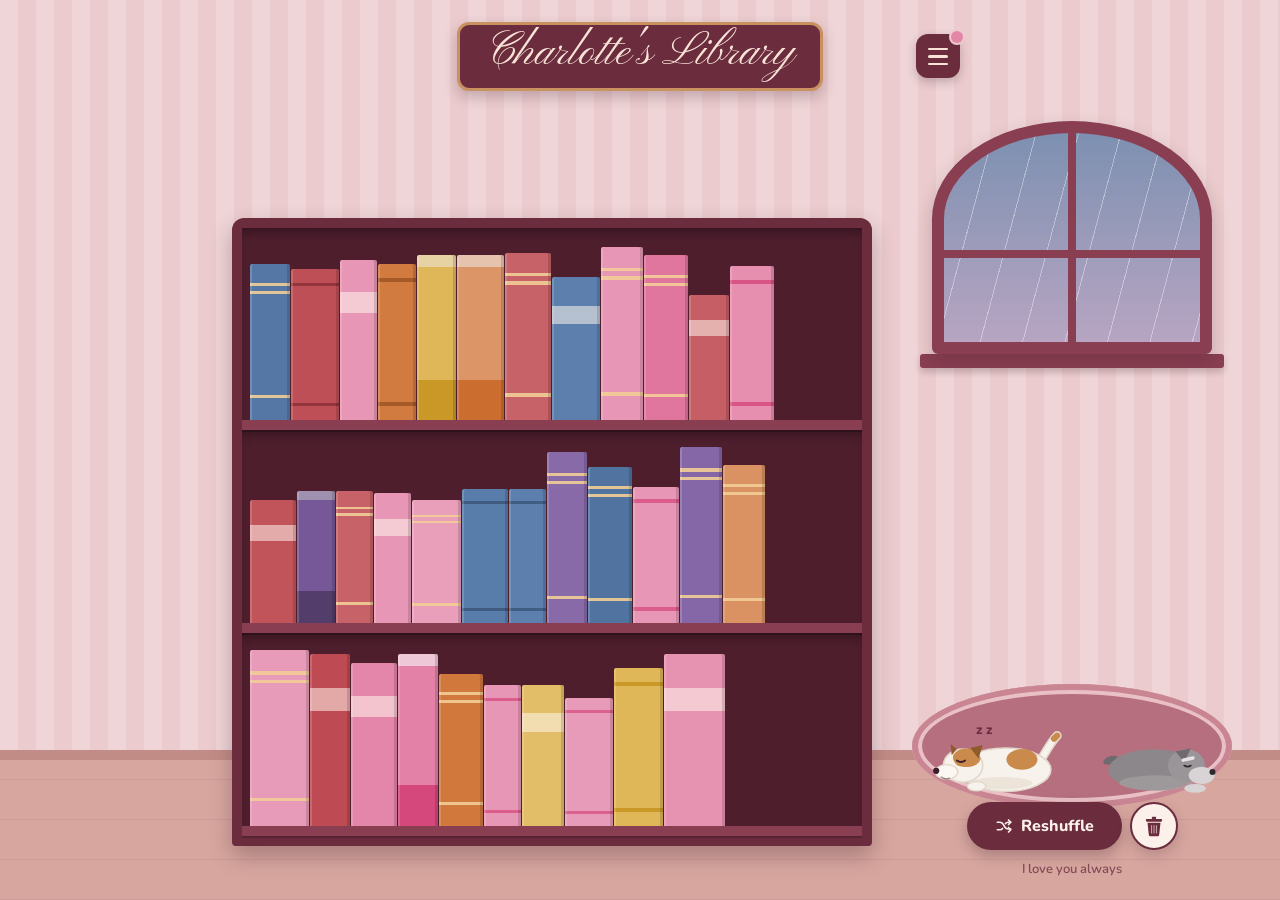
<file: index.html>
<!doctype html>
<html lang="en">
<head>
  <meta charset="utf-8">
  <meta name="viewport" content="width=device-width, initial-scale=1, maximum-scale=1, user-scalable=no, viewport-fit=cover">
  <meta name="theme-color" content="#EBCBCD">
  <link rel="manifest" href="manifest.webmanifest">
  <link rel="icon" type="image/png" sizes="192x192" href="icon-192.png">
  <link rel="apple-touch-icon" href="apple-touch-icon.png">
  <meta name="apple-mobile-web-app-capable" content="yes">
  <meta name="mobile-web-app-capable" content="yes">
  <meta name="apple-mobile-web-app-title" content="Library">
  <meta name="apple-mobile-web-app-status-bar-style" content="default">
  <title>Charlotte's Library</title>
  <link rel="preconnect" href="https://fonts.googleapis.com">
  <link rel="preconnect" href="https://fonts.gstatic.com" crossorigin>
  <link rel="stylesheet" href="https://fonts.googleapis.com/css2?family=Pinyon+Script&family=Nunito:wght@400;600;700;800&display=swap">
  <link rel="stylesheet" href="style.css">
</head>
<body>
<div class="app" id="app">
  <div class="floor" aria-hidden="true"></div>

  <header class="top">
    <div class="toprow">
      <span class="toprow-spacer" aria-hidden="true"></span>
      <div class="plaque"><h1>Charlotte's Library</h1></div>
      <nav class="menu" id="menu" aria-label="Menu">
        <button class="burger" id="burger" type="button" aria-expanded="false" aria-controls="menuPanel" aria-label="Open menu">
          <span></span><span></span><span></span>
          <i class="burger-dot" aria-hidden="true"></i>
        </button>
        <div class="menu-panel" id="menuPanel" hidden>
          <a class="menu-link" href="click-me.html">
            <svg width="18" height="18" viewBox="0 0 24 24" aria-hidden="true"><path fill="currentColor" d="M12 21s-7.5-4.6-9.5-9.3C1.1 8.3 3.3 4.5 7 4.5c2.1 0 3.6 1.2 5 3 1.4-1.8 2.9-3 5-3 3.7 0 5.9 3.8 4.5 7.2C19.5 16.4 12 21 12 21z"></path></svg>
            Click me
          </a>
        </div>
      </nav>
    </div>
    <div class="pills">
      <!-- <div class="pill card">
        <svg width="14" height="14" viewBox="0 0 24 24" fill="none" stroke="currentColor" stroke-width="2" stroke-linecap="round" aria-hidden="true"><rect x="3" y="5" width="18" height="14" rx="2"></rect><path d="M7 10h6M7 14h10"></path></svg>
        <span>My beautiful girl · <span class="num" id="count">0 books moved</span></span>
      </div> -->
      <!-- <div class="pill soft">Any order you like turnip</div> -->
    </div>
  </header>

  <main class="case-wrap" id="caseWrap">
    <div class="case" id="case" role="group" aria-label="Bookcase. Drag books to rearrange them, or focus a book and use the arrow keys.">
      <div class="shelf" data-shelf="0"></div><div class="plank"></div>
      <div class="shelf" data-shelf="1"></div><div class="plank"></div>
      <div class="shelf" data-shelf="2"></div><div class="plank"></div>
    </div>
  </main>

  <aside class="side">
    <div class="window" aria-hidden="true">
      <div class="rain"></div>
      <div class="mullion-v"></div>
      <div class="mullion-h"></div>
    </div>
    <div class="sill" aria-hidden="true"></div>
    <div class="spacer"></div>
    <div class="rug" id="rug">
      <button class="dog jack" type="button" aria-label="Pet the Jack Russell">
        <svg viewBox="0 0 130 80" aria-hidden="true">
          <g class="tail">
            <path d="M106 44 C112 34 116 26 122 20" stroke="#E2D6CB" stroke-width="9" stroke-linecap="round" fill="none"></path>
            <path d="M106 44 C112 34 116 26 122 20" stroke="#F7F2EC" stroke-width="6" stroke-linecap="round" fill="none"></path>
            <path d="M119 23 L122 20" stroke="#C98A4B" stroke-width="6" stroke-linecap="round"></path>
          </g>
          <g class="breathe">
            <ellipse cx="72" cy="53" rx="44" ry="21" fill="#F7F2EC" stroke="#E2D6CB" stroke-width="1.5"></ellipse>
            <ellipse cx="88" cy="43" rx="15" ry="10" fill="#C98A4B"></ellipse>
            <ellipse cx="68" cy="66" rx="30" ry="6" fill="#ECE3D9"></ellipse>
            <ellipse cx="44" cy="69" rx="9" ry="4.5" fill="#F7F2EC" stroke="#E2D6CB" stroke-width="1.2"></ellipse>
            <ellipse cx="31" cy="49" rx="19" ry="16" fill="#F7F2EC" stroke="#E2D6CB" stroke-width="1.5"></ellipse>
            <path d="M22 38 C28 30 44 30 48 42 C46 50 36 52 26 49 C22 46 20 42 22 38 Z" fill="#C98A4B"></path>
            <path d="M38 32 L50 29 L46 42 Z" fill="#8F5A2C"></path>
            <path d="M25 33 L19 28 L20 39 Z" fill="#8F5A2C"></path>
            <ellipse cx="15" cy="55" rx="11" ry="7" fill="#FBF8F3" stroke="#E2D6CB" stroke-width="1.2"></ellipse>
            <circle cx="5" cy="54" r="3" fill="#3A1E2A"></circle>
            <path class="eye-shut" d="M25 44 q4 3 8 0" stroke="#3A1E2A" stroke-width="1.8" fill="none" stroke-linecap="round"></path>
            <g class="eye-open"><circle cx="29" cy="44" r="2.6" fill="#3A1E2A"></circle><circle cx="29.9" cy="43.1" r="0.8" fill="#FBF1EA"></circle></g>
            <path d="M10 60 q4 3 8 1" stroke="#3A1E2A" stroke-width="1.2" fill="none" stroke-linecap="round" opacity="0.5"></path>
          </g>
          <text class="zz" x="44" y="18" font-family="Nunito, sans-serif" font-size="13" font-weight="800" fill="#6B2C3E">z z</text>
        </svg>
      </button>
      <button class="dog schnauzer" type="button" aria-label="Pet the miniature schnauzer">
        <svg viewBox="0 0 118 72" aria-hidden="true">
          <g class="tail"><ellipse cx="18" cy="37" rx="7" ry="3.5" fill="#6E6A6E" transform="rotate(-20 18 37)"></ellipse></g>
          <g class="breathe">
            <ellipse cx="58" cy="46" rx="42" ry="19" fill="#8C878B"></ellipse>
            <ellipse cx="60" cy="58" rx="34" ry="7" fill="#A8A3A6" opacity="0.6"></ellipse>
            <ellipse cx="88" cy="42" rx="17" ry="15" fill="#9A9599"></ellipse>
            <path d="M78 29 L92 26 L86 39 Z" fill="#6E6A6E"></path>
            <ellipse cx="102" cy="51" rx="12" ry="8" fill="#D8D3D4"></ellipse>
            <ellipse cx="96" cy="63" rx="10" ry="4" fill="#D8D3D4"></ellipse>
            <path d="M85 37 l9 -2" stroke="#E6E2E3" stroke-width="3.2" stroke-linecap="round"></path>
            <path class="eye-shut" d="M86 42 q3 2 6 0" stroke="#2E2A2D" stroke-width="1.6" fill="none" stroke-linecap="round"></path>
            <g class="eye-open"><circle cx="89" cy="42" r="2.3" fill="#2E2A2D"></circle><circle cx="89.8" cy="41.2" r="0.7" fill="#FBF1EA"></circle></g>
            <circle cx="112" cy="48" r="2.8" fill="#2E2A2D"></circle>
          </g>
        </svg>
      </button>
    </div>
    <div class="actions">
      <button class="happy" id="reshuffle" type="button"><svg width="18" height="18" viewBox="0 0 24 24" fill="none" stroke="currentColor" stroke-width="2.2" stroke-linecap="round" stroke-linejoin="round" aria-hidden="true"><path d="M3 7h3.5c2 0 3.3.9 4.4 2.6l2.2 3.8c1.1 1.7 2.4 2.6 4.4 2.6H21"></path><path d="M3 17h3.5c1.6 0 2.7-.6 3.6-1.7"></path><path d="M21 7h-3.5c-1.6 0-2.7.6-3.6 1.7"></path><path d="M18 4l3 3-3 3"></path><path d="M18 14l3 3-3 3"></path></svg>Reshuffle</button>
      <button class="bin" id="bin" type="button" aria-label="Book bin. Drag a book here to remove it.">
        <svg viewBox="0 0 48 48" aria-hidden="true">
          <g class="bin-lid"><rect x="9" y="11" width="30" height="5" rx="2" fill="currentColor"></rect><rect x="20" y="7" width="8" height="4" rx="1.5" fill="currentColor"></rect></g>
          <path d="M12 18h24l-2.4 22.2a3 3 0 0 1-3 2.8H17.4a3 3 0 0 1-3-2.8z" fill="currentColor"></path>
          <path class="bin-ribs" d="M19.5 23v14M24 23v14M28.5 23v14" stroke-width="2" stroke-linecap="round"></path>
        </svg>
        <span class="bin-count" id="binCount" hidden>0</span>
      </button>
    </div>
    <p class="hint">I love you always</p>
  </aside>

  <p class="toast" id="toast" role="status" aria-live="polite" hidden></p>
</div>

<script src="script.js"></script>
</body>
</html>
</file>
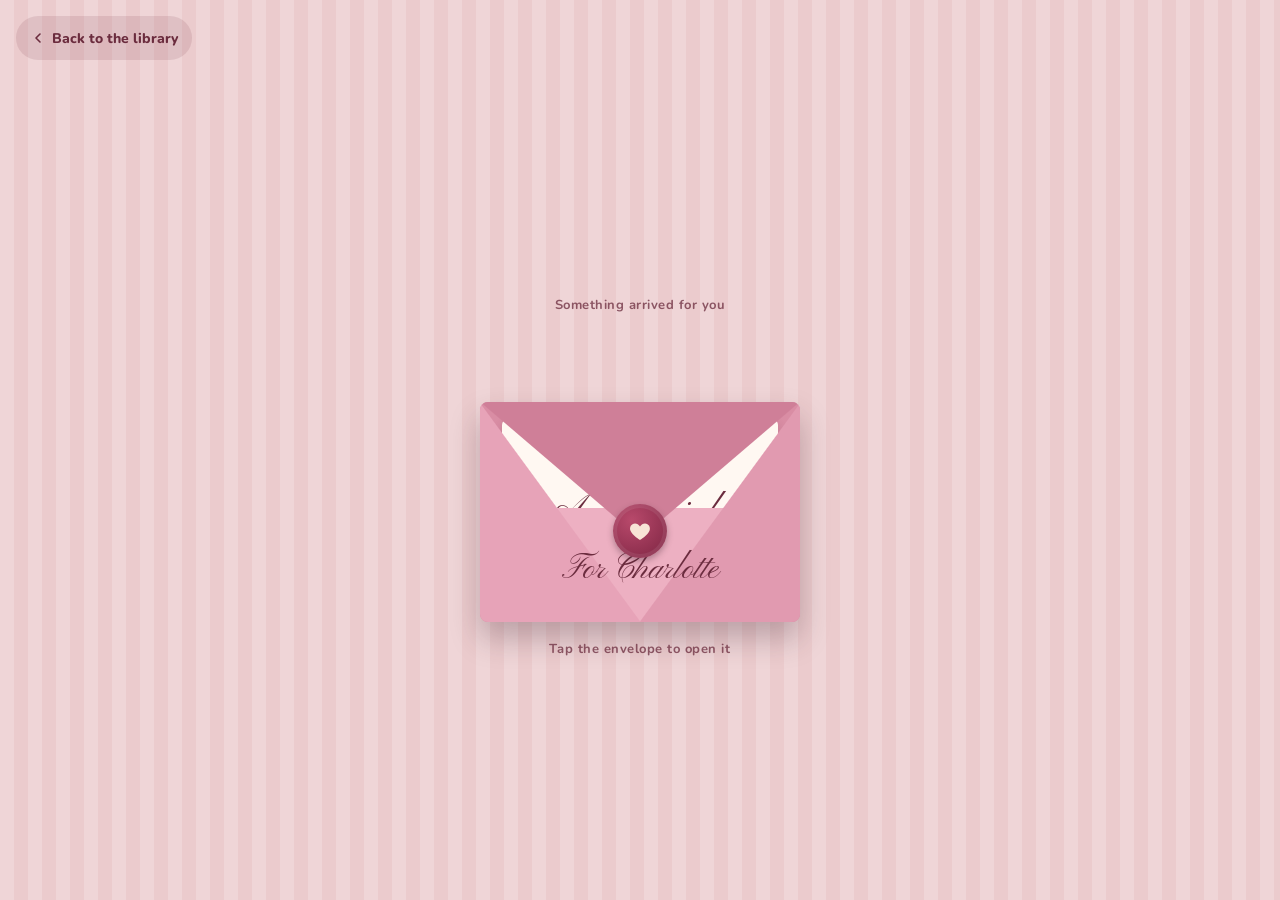
<file: click-me.html>
<!doctype html>
<html lang="en">
<head>
<meta charset="utf-8">
<meta name="viewport" content="width=device-width, initial-scale=1, viewport-fit=cover">
<meta name="theme-color" content="#EBCBCD">
  <link rel="manifest" href="manifest.webmanifest">
  <link rel="icon" type="image/png" sizes="192x192" href="icon-192.png">
  <link rel="apple-touch-icon" href="apple-touch-icon.png">
  <meta name="apple-mobile-web-app-capable" content="yes">
  <meta name="mobile-web-app-capable" content="yes">
  <meta name="apple-mobile-web-app-title" content="Library">
  <meta name="apple-mobile-web-app-status-bar-style" content="default">
<title>A Date for Charlotte</title>
<link rel="preconnect" href="https://fonts.googleapis.com">
<link rel="preconnect" href="https://fonts.gstatic.com" crossorigin>
<link rel="stylesheet" href="https://fonts.googleapis.com/css2?family=Pinyon+Script&family=Nunito:wght@400;600;700;800&display=swap">
<style>
/* Layout: one centred stage that swaps between three scenes — envelope, three gifts, the question. */
:root {
  --wall: #EBCBCD;
  --wall-stripe: rgba(255, 255, 255, 0.2);
  --wood: #6B2C3E;
  --wood-dark: #4E1E2D;
  --wood-light: #8A3E52;
  --brass: #C99060;
  --cream: #FBF1EA;
  --cream-ink: #F8E3D6;
  --ink: #3A1E2A;
  --rose: #E487A6;
  --rose-deep: #C9587B;
  --paper: #FFF8F2;
  --font-display: 'Pinyon Script', 'Snell Roundhand', 'Apple Chancery', cursive;
  --font-body: 'Nunito', 'Avenir Next', 'Segoe UI', system-ui, sans-serif;
  color-scheme: light;
}
*, *::before, *::after { box-sizing: border-box; }
[hidden] { display: none !important; }
html, body { min-height: 100%; }
body {
  margin: 0;
  background-color: var(--wall);
  background-image: repeating-linear-gradient(90deg, var(--wall-stripe) 0 14px, rgba(255,255,255,0) 14px 28px);
  color: var(--ink);
  font-family: var(--font-body);
  -webkit-tap-highlight-color: transparent;
}
.page {
  min-height: 100vh;
  min-height: 100dvh;
  display: flex;
  flex-direction: column;
  align-items: center;
  padding: max(16px, env(safe-area-inset-top, 0px)) 16px max(24px, env(safe-area-inset-bottom, 0px));
  gap: 18px;
}
.back {
  align-self: flex-start;
  display: inline-flex;
  align-items: center;
  gap: 6px;
  min-height: 44px;
  padding: 8px 14px;
  border-radius: 999px;
  background: rgba(107, 44, 62, 0.12);
  color: var(--wood);
  font-weight: 800;
  font-size: 14px;
  text-decoration: none;
}
.back:hover { background: rgba(107, 44, 62, 0.2); }
.back:focus-visible { outline: 3px solid var(--wood); outline-offset: 2px; }
.stage {
  flex: 1;
  width: 100%;
  max-width: 560px;
  display: flex;
  flex-direction: column;
  align-items: center;
  justify-content: center;
  gap: 20px;
  text-align: center;
}
h1, h2 {
  margin: 0;
  font-family: var(--font-display);
  font-weight: 400;
  color: var(--wood);
  line-height: 1.05;
  text-wrap: balance;
}
h1 { font-size: clamp(44px, 12vw, 64px); }
h2 { font-size: clamp(36px, 10vw, 52px); }
.lead { margin: 0; font-size: 16px; line-height: 1.5; max-width: 34ch; }
.tiny { margin: 0; font-size: 13px; font-weight: 700; color: var(--wood); opacity: 0.75; letter-spacing: 0.04em; }
.btn {
  min-height: 48px;
  border: 0;
  border-radius: 999px;
  background: var(--wood);
  color: var(--cream);
  font-family: var(--font-body);
  font-size: 16px;
  font-weight: 800;
  padding: 12px 26px;
  box-shadow: 0 6px 14px rgba(58, 30, 42, 0.25);
  cursor: pointer;
  transition: transform 0.15s ease, background-color 0.2s ease;
}
.btn:hover { background: #5A2333; }
.btn:active { transform: scale(0.97); }
.btn:focus-visible { outline: 3px solid var(--brass); outline-offset: 3px; }
.scene { width: 100%; display: flex; flex-direction: column; align-items: center; gap: 18px; }
.scene.enter { animation: sceneIn 0.6s cubic-bezier(.2,.8,.2,1); }
@keyframes sceneIn { from { opacity: 0; transform: translateY(16px); } }

/* ---------- Scene 1: the envelope ---------- */
.envelope {
  position: relative;
  width: min(320px, 86vw);
  aspect-ratio: 1.45;
  margin-top: 70px;
  border: 0;
  padding: 0;
  background: none;
  cursor: pointer;
  perspective: 900px;
}
.envelope:focus-visible { outline: 3px solid var(--wood); outline-offset: 6px; border-radius: 10px; }
.env-back, .env-front, .env-flap { position: absolute; left: 0; right: 0; }
.env-back {
  inset: 0;
  border-radius: 8px;
  background: #D98DA4;
  box-shadow: 0 16px 30px rgba(58, 30, 42, 0.28);
}
.letter {
  position: absolute;
  left: 7%; right: 7%;
  top: 8%;
  height: 86%;
  border-radius: 6px;
  background: var(--paper);
  box-shadow: 0 4px 10px rgba(58, 30, 42, 0.15);
  display: flex;
  flex-direction: column;
  align-items: center;
  justify-content: center;
  gap: 4px;
  padding: 10px;
  z-index: 1;
  transition: transform 0.9s cubic-bezier(.2,.8,.2,1) 0.45s;
}
.letter .l-small { font-size: 12px; font-weight: 800; letter-spacing: 0.12em; text-transform: uppercase; color: var(--rose-deep); }
.letter .l-big { font-family: var(--font-display); font-size: clamp(30px, 9vw, 40px); color: var(--wood); line-height: 1.1; }
.letter .l-date { font-size: 15px; font-weight: 800; color: var(--ink); }
.env-front {
  inset: 0;
  z-index: 2;
  border-radius: 8px;
  background:
    linear-gradient(to top right, #E7A3B8 49.6%, rgba(0,0,0,0) 50%) left bottom / 50.4% 100% no-repeat,
    linear-gradient(to top left, #E19AB0 49.6%, rgba(0,0,0,0) 50%) right bottom / 50.4% 100% no-repeat,
    linear-gradient(to top, #EDB0C2 0 52%, rgba(0,0,0,0) 52%);
  pointer-events: none;
}
.env-name {
  position: absolute;
  left: 0; right: 0; bottom: 14%;
  z-index: 3;
  font-family: var(--font-display);
  font-size: clamp(26px, 8vw, 34px);
  color: var(--wood);
  pointer-events: none;
}
.env-flap {
  top: 0;
  height: 62%;
  z-index: 4;
  transform-origin: top center;
  transform-style: preserve-3d;
  transition: transform 0.7s cubic-bezier(.4,0,.2,1), z-index 0s linear 0.35s;
}
.env-flap::before {
  content: "";
  position: absolute;
  inset: 0;
  background: #CF7F98;
  clip-path: polygon(0 0, 100% 0, 50% 100%);
  border-radius: 8px 8px 0 0;
  filter: drop-shadow(0 3px 2px rgba(58,30,42,0.2));
}
.seal {
  position: absolute;
  left: 50%; top: 100%;
  width: 54px; height: 54px;
  margin: -34px 0 0 -27px;
  border-radius: 50%;
  background: radial-gradient(circle at 35% 30%, #B8496B, #8E2F4E 70%);
  box-shadow: 0 3px 6px rgba(58,30,42,0.35), inset 0 0 0 4px rgba(255,255,255,0.08);
  display: flex; align-items: center; justify-content: center;
  transition: opacity 0.25s ease;
}
.seal svg { width: 24px; height: 24px; }
.envelope:not(.open) .env-flap { animation: wiggle 3.2s ease-in-out infinite; }
@keyframes wiggle { 0%, 86%, 100% { transform: rotateX(0); } 90% { transform: rotateX(14deg); } 94% { transform: rotateX(4deg); } }
.envelope.open .seal { opacity: 0; }
.envelope.open .env-flap { transform: rotateX(180deg); z-index: 0; }
.envelope.open .letter { transform: translateY(-62%); }
.envelope.open { cursor: default; }
.hint-tap { animation: pulse 2s ease-in-out infinite; }
@keyframes pulse { 50% { opacity: 0.45; } }

/* ---------- Scene 2: the three gifts ---------- */
.gifts {
  width: 100%;
  display: grid;
  grid-template-columns: repeat(3, minmax(0, 1fr));
  gap: 12px;
}
.gift {
  position: relative;
  min-width: 0;
  aspect-ratio: 0.72;
  border: 0;
  padding: 0;
  background: none;
  cursor: pointer;
  perspective: 800px;
}
.gift:focus-visible { outline: 3px solid var(--wood); outline-offset: 4px; border-radius: 12px; }
.gift .order {
  position: absolute;
  left: 0; right: 0; top: -2px;
  font-size: 11px;
  font-weight: 800;
  letter-spacing: 0.12em;
  text-transform: uppercase;
  color: var(--wood);
  opacity: 0.8;
}
.flipper {
  position: absolute;
  inset: 22px 0 0;
  transform-style: preserve-3d;
  transition: transform 0.8s cubic-bezier(.3,.7,.2,1) 0.35s;
}
.gift.open .flipper { transform: rotateY(180deg); }
.face {
  position: absolute;
  inset: 0;
  backface-visibility: hidden;
  -webkit-backface-visibility: hidden;
  border-radius: 12px;
}
.wrap {
  display: flex;
  align-items: flex-end;
  justify-content: center;
}
.box {
  position: relative;
  width: 86%;
  height: 64%;
  border-radius: 6px;
  background: var(--g, #E487A6);
  box-shadow: 0 10px 18px rgba(58, 30, 42, 0.25), inset -8px 0 0 rgba(0,0,0,0.07);
}
.box::before {
  content: "";
  position: absolute;
  left: 50%; top: 0; bottom: 0;
  width: 16%;
  transform: translateX(-50%);
  background: var(--ribbon, #FBF1EA);
}
.lid {
  position: absolute;
  left: -6%; right: -6%;
  top: -16%;
  height: 22%;
  border-radius: 5px;
  background: var(--g, #E487A6);
  filter: brightness(1.06);
  box-shadow: 0 4px 6px rgba(58, 30, 42, 0.2);
  transition: transform 0.5s cubic-bezier(.3,1.4,.5,1), opacity 0.4s ease 0.15s;
}
.lid::before {
  content: "";
  position: absolute;
  left: 50%; top: 0; bottom: 0;
  width: 15%;
  transform: translateX(-50%);
  background: var(--ribbon, #FBF1EA);
}
.bow {
  position: absolute;
  left: 50%; bottom: 82%;
  width: 56%;
  transform: translateX(-50%);
}
.bow svg { display: block; width: 100%; height: auto; }
.gift:not(.open):hover .box, .gift:not(.open):focus-visible .box { animation: jiggle 0.5s ease-in-out; }
.gift:not(.open) .box { animation: idle 3.4s ease-in-out infinite; animation-delay: var(--d, 0s); }
@keyframes idle { 0%, 88%, 100% { transform: none; } 92% { transform: rotate(-3deg); } 96% { transform: rotate(3deg); } }
@keyframes jiggle { 25% { transform: rotate(-5deg) scale(1.03); } 75% { transform: rotate(5deg) scale(1.03); } }
.gift.open .lid { transform: translate(18%, -150%) rotate(28deg); opacity: 0; }
.card {
  transform: rotateY(180deg);
  background: var(--paper);
  box-shadow: 0 10px 20px rgba(58, 30, 42, 0.22);
  display: flex;
  flex-direction: column;
  align-items: center;
  justify-content: center;
  gap: 6px;
  padding: 10px 8px;
  border: 2px solid rgba(201, 88, 123, 0.25);
}
.card .ico { width: 58%; max-width: 84px; }
.card .ico svg { display: block; width: 100%; height: auto; }
.card h3 { margin: 0; font-family: var(--font-display); font-weight: 400; font-size: clamp(22px, 6.4vw, 30px); line-height: 1.05; color: var(--wood); }
.card p { margin: 0; font-size: 12px; line-height: 1.4; color: var(--ink); }
.gift.open { cursor: default; }
.progress { min-height: 1.5em; }

/* ---------- Scene 3: the question ---------- */
.ask {
  position: relative;
  width: 100%;
  min-height: 220px;
  display: flex;
  flex-wrap: wrap;
  align-items: flex-start;
  justify-content: center;
  gap: 14px;
  padding-top: 6px;
}
.yes { font-size: 18px; padding: 14px 34px; }
.no {
  background: var(--cream);
  color: var(--wood);
  border: 2px solid var(--wood);
  box-shadow: none;
  transition: transform 0.35s cubic-bezier(.3,1.3,.5,1), opacity 0.3s ease;
}
.no:hover { background: var(--cream); }
.no.runaway { position: absolute; left: 0; top: 0; }
.nope { min-height: 1.4em; font-weight: 800; color: var(--rose-deep); }

/* ---------- Finale ---------- */
.ticket {
  width: min(340px, 100%);
  background: var(--paper);
  border-radius: 16px;
  box-shadow: 0 16px 34px rgba(58, 30, 42, 0.28);
  padding: 22px 20px 20px;
  display: flex;
  flex-direction: column;
  gap: 12px;
  text-align: left;
  position: relative;
  animation: pop 0.7s cubic-bezier(.2,1.4,.4,1);
}
@keyframes pop { from { opacity: 0; transform: scale(0.85) rotate(-3deg); } }
.ticket::before, .ticket::after {
  content: "";
  position: absolute;
  top: 50%;
  width: 22px; height: 22px;
  margin-top: -11px;
  border-radius: 50%;
  background: var(--wall);
}
.ticket::before { left: -11px; }
.ticket::after { right: -11px; }
.ticket .t-head { text-align: center; }
.ticket .t-head .l-small { font-size: 12px; font-weight: 800; letter-spacing: 0.12em; text-transform: uppercase; color: var(--rose-deep); }
.ticket .t-head h2 { margin-top: 2px; }
.ticket ol { margin: 0; padding: 0; list-style: none; display: flex; flex-direction: column; gap: 8px; border-top: 2px dashed rgba(107,44,62,0.25); padding-top: 12px; }
.ticket li { display: flex; gap: 10px; align-items: center; font-weight: 700; font-size: 15px; }
.ticket li span.n { flex: none; width: 26px; height: 26px; border-radius: 50%; background: var(--rose); color: var(--cream); display: grid; place-items: center; font-size: 13px; font-weight: 800; }
.ticket .t-foot { margin: 0; text-align: center; font-size: 13px; font-weight: 700; color: var(--wood); opacity: 0.8; border-top: 2px dashed rgba(107,44,62,0.25); padding-top: 10px; }

canvas.fx { position: fixed; inset: 0; width: 100%; height: 100%; pointer-events: none; z-index: 50; }

@media (prefers-reduced-motion: reduce) {
  *, *::before, *::after { animation: none !important; transition-duration: 0.01s !important; transition-delay: 0s !important; }
}
</style>
</head>
<body>
<div class="page">
  <a class="back" href="index.html">
    <svg width="16" height="16" viewBox="0 0 24 24" fill="none" stroke="currentColor" stroke-width="2.4" stroke-linecap="round" stroke-linejoin="round" aria-hidden="true"><path d="M15 18l-6-6 6-6"></path></svg>
    Back to the library
  </a>

  <main class="stage" id="stage">

    <!-- Scene 1 -->
    <section class="scene" id="s1">
      <p class="tiny">Something arrived for you</p>
      <button class="envelope" id="envelope" type="button" aria-label="Open the envelope">
        <span class="env-back"></span>
        <span class="letter" aria-hidden="true">
          <span class="l-small">You're invited</span>
          <span class="l-big">A date night</span>
          <span class="l-date">Monday 12 October</span>
        </span>
        <span class="env-front"></span>
        <span class="env-name">For Charlotte</span>
        <span class="env-flap">
          <span class="seal"><svg viewBox="0 0 24 24" aria-hidden="true"><path fill="#F8E3D6" d="M12 21s-7.5-4.6-9.5-9.3C1.1 8.3 3.3 4.5 7 4.5c2.1 0 3.6 1.2 5 3 1.4-1.8 2.9-3 5-3 3.7 0 5.9 3.8 4.5 7.2C19.5 16.4 12 21 12 21z"></path></svg></span>
        </span>
      </button>
      <p class="tiny hint-tap" id="tapHint">Tap the envelope to open it</p>
      <button class="btn" id="toGifts" type="button" hidden>What are we doing?</button>
    </section>

    <!-- Scene 2 -->
    <section class="scene" id="s2" hidden>
      <h2>Monday's plans</h2>
      <p class="lead">Three little surprises. Open them in any order.</p>
      <div class="gifts">
        <button class="gift" type="button" style="--g:#E487A6;--ribbon:#FBF1EA;--d:0s" aria-label="Open the first gift">
          <span class="order">First</span>
          <span class="flipper">
            <span class="face wrap"><span class="box"><span class="lid"><span class="bow"><svg viewBox="0 0 60 30" aria-hidden="true"><path d="M30 26 C16 30 2 24 6 12 C10 2 24 8 30 22 Z" fill="#FBF1EA"/><path d="M30 26 C44 30 58 24 54 12 C50 2 36 8 30 22 Z" fill="#F3DCCF"/><circle cx="30" cy="24" r="5" fill="#F8E3D6"/></svg></span></span></span></span>
            <span class="face card">
              <span class="ico"><svg viewBox="0 0 80 64" aria-hidden="true">
                <path d="M30 14 q-6 -8 0 -12" stroke="#C9A99A" stroke-width="2.5" fill="none" stroke-linecap="round"/>
                <path d="M40 12 q-6 -8 0 -11" stroke="#C9A99A" stroke-width="2.5" fill="none" stroke-linecap="round"/>
                <path d="M50 14 q-6 -8 0 -12" stroke="#C9A99A" stroke-width="2.5" fill="none" stroke-linecap="round"/>
                <ellipse cx="40" cy="44" rx="30" ry="12" fill="#F1E4DA"/>
                <ellipse cx="40" cy="42" rx="22" ry="8" fill="#FFFFFF"/>
                <ellipse cx="40" cy="40" rx="13" ry="5" fill="#DD8547"/>
                <circle cx="35" cy="38" r="2.4" fill="#6F9A6B"/>
                <circle cx="44" cy="39" r="2" fill="#C2464A"/>
                <rect x="2" y="30" width="3.5" height="28" rx="1.7" fill="#B9A49A"/>
                <path d="M74 30 v28" stroke="#B9A49A" stroke-width="3.5" stroke-linecap="round"/>
                <path d="M71 30 v8 M77 30 v8" stroke="#B9A49A" stroke-width="2" stroke-linecap="round"/>
              </svg></span>
              <h3>Dinner for two</h3>
              <p>We cook a lovely meal together, side by side.</p>
            </span>
          </span>
        </button>

        <button class="gift" type="button" style="--g:#8B6BA8;--ribbon:#F8E3D6;--d:0.4s" aria-label="Open the second gift">
          <span class="order">Then</span>
          <span class="flipper">
            <span class="face wrap"><span class="box"><span class="lid"><span class="bow"><svg viewBox="0 0 60 30" aria-hidden="true"><path d="M30 26 C16 30 2 24 6 12 C10 2 24 8 30 22 Z" fill="#F8E3D6"/><path d="M30 26 C44 30 58 24 54 12 C50 2 36 8 30 22 Z" fill="#EBCFC2"/><circle cx="30" cy="24" r="5" fill="#FBF1EA"/></svg></span></span></span></span>
            <span class="face card">
              <span class="ico"><svg viewBox="0 0 16 16" shape-rendering="crispEdges" aria-hidden="true">
                <rect x="2" y="3" width="12" height="3" fill="#6BAA4A"/>
                <rect x="2" y="3" width="2" height="1" fill="#88C460"/><rect x="7" y="3" width="2" height="1" fill="#88C460"/><rect x="11" y="4" width="2" height="1" fill="#88C460"/>
                <rect x="2" y="6" width="12" height="8" fill="#8B5E3C"/>
                <rect x="2" y="6" width="1" height="2" fill="#6BAA4A"/><rect x="5" y="6" width="1" height="1" fill="#6BAA4A"/><rect x="9" y="6" width="1" height="2" fill="#6BAA4A"/><rect x="12" y="6" width="1" height="1" fill="#6BAA4A"/>
                <rect x="4" y="9" width="1" height="1" fill="#6E4A2E"/><rect x="8" y="10" width="1" height="1" fill="#6E4A2E"/><rect x="11" y="12" width="1" height="1" fill="#6E4A2E"/><rect x="5" y="12" width="1" height="1" fill="#A47552"/><rect x="10" y="8" width="1" height="1" fill="#A47552"/>
                <rect x="6" y="0" width="1" height="1" fill="#E487A6"/><rect x="8" y="0" width="1" height="1" fill="#E487A6"/><rect x="5" y="1" width="5" height="1" fill="#E487A6"/><rect x="6" y="2" width="3" height="1" fill="#E487A6"/>
              </svg></span>
              <h3>Minecraft</h3>
              <p>Then we build our own little world together.</p>
            </span>
          </span>
        </button>

        <button class="gift" type="button" style="--g:#5A7DAF;--ribbon:#FBF1EA;--d:0.8s" aria-label="Open the third gift">
          <span class="order">And finally</span>
          <span class="flipper">
            <span class="face wrap"><span class="box"><span class="lid"><span class="bow"><svg viewBox="0 0 60 30" aria-hidden="true"><path d="M30 26 C16 30 2 24 6 12 C10 2 24 8 30 22 Z" fill="#FBF1EA"/><path d="M30 26 C44 30 58 24 54 12 C50 2 36 8 30 22 Z" fill="#F3DCCF"/><circle cx="30" cy="24" r="5" fill="#F8E3D6"/></svg></span></span></span></span>
            <span class="face card">
              <span class="ico"><svg viewBox="0 0 80 64" aria-hidden="true">
                <path d="M22 18 q-4 -6 0 -10 q5 -5 0 -8 q8 4 4 10 q-3 4 0 8 Z" fill="#E3BC55"/>
                <rect x="17" y="18" width="14" height="22" rx="2" fill="#F7E7DD"/>
                <rect x="17" y="18" width="14" height="4" rx="2" fill="#EBD3C6"/>
                <path d="M58 20 q-3 -5 0 -8 q4 -4 0 -6 q6 3 3 8 q-2 3 0 6 Z" fill="#E3BC55"/>
                <rect x="54" y="20" width="10" height="20" rx="2" fill="#F2D2DC"/>
                <ellipse cx="40" cy="50" rx="36" ry="10" fill="#E9C0C6"/>
                <circle cx="20" cy="46" r="5" fill="#FFFFFF" opacity="0.9"/>
                <circle cx="29" cy="43" r="4" fill="#FFFFFF" opacity="0.9"/>
                <circle cx="53" cy="44" r="5.5" fill="#FFFFFF" opacity="0.9"/>
                <circle cx="62" cy="47" r="3.5" fill="#FFFFFF" opacity="0.9"/>
                <path d="M40 34 c-3 -4 -9 -2 -7 3 c1 3 7 7 7 7 s6 -4 7 -7 c2 -5 -4 -7 -7 -3z" fill="#E487A6"/>
              </svg></span>
              <h3>Spa night</h3>
              <p>Massages and a cozy spa night, just for you.</p>
            </span>
          </span>
        </button>
      </div>
      <p class="tiny progress" id="progress" aria-live="polite">0 of 3 opened</p>
      <button class="btn" id="toAsk" type="button" hidden>One last thing…</button>
    </section>

    <!-- Scene 3 -->
    <section class="scene" id="s3" hidden>
      <h2>So, Charlotte…</h2>
      <p class="lead">Will you be my date on Monday?</p>
      <div class="ask" id="ask">
        <button class="btn yes" id="yes" type="button">Yes!</button>
        <button class="btn no" id="no" type="button">No</button>
      </div>
      <p class="nope" id="nope" aria-live="polite"></p>
    </section>

    <!-- Finale -->
    <section class="scene" id="s4" hidden>
      <div class="ticket" role="group" aria-label="Your date night ticket">
        <div class="t-head">
          <span class="l-small">It's a date</span>
          <h2>Monday 12 October</h2>
        </div>
        <ol>
          <li><span class="n">1</span>Cooking a nice meal together</li>
          <li><span class="n">2</span>Playing Minecraft</li>
          <li><span class="n">3</span>Massage and spa night</li>
        </ol>
        <p class="t-foot">Admit one Charlotte. No dress code. Cuddles included.</p>
      </div>
      <a class="btn" href="index.html" style="text-decoration:none">Back to your library</a>
    </section>
  </main>
</div>

<canvas class="fx" id="fx" aria-hidden="true"></canvas>

<script>
(function () {
  var reduce = !!(window.matchMedia && window.matchMedia('(prefers-reduced-motion: reduce)').matches);

  function show(id) {
    ['s1', 's2', 's3', 's4'].forEach(function (s) { document.getElementById(s).hidden = s !== id; });
    var el = document.getElementById(id);
    el.classList.remove('enter'); void el.offsetWidth; el.classList.add('enter');
    var f = el.querySelector('button, a');
    if (f) f.focus({ preventScroll: true });
    window.scrollTo(0, 0);
  }

  /* ---------- Hearts and confetti ---------- */
  var cv = document.getElementById('fx'), cx = cv.getContext('2d'), parts = [], running = false;
  var COLS = ['#E487A6', '#F2A7BF', '#C9587B', '#F7C2D2', '#C99060', '#FBF1EA', '#8B6BA8'];
  function size() { var d = window.devicePixelRatio || 1; cv.width = innerWidth * d; cv.height = innerHeight * d; cx.setTransform(d, 0, 0, d, 0, 0); }
  size(); addEventListener('resize', size);
  function heart(c, x, y, s) {
    c.beginPath();
    c.moveTo(x, y + s * 0.3);
    c.bezierCurveTo(x, y, x - s * 0.5, y, x - s * 0.5, y + s * 0.3);
    c.bezierCurveTo(x - s * 0.5, y + s * 0.6, x, y + s * 0.8, x, y + s);
    c.bezierCurveTo(x, y + s * 0.8, x + s * 0.5, y + s * 0.6, x + s * 0.5, y + s * 0.3);
    c.bezierCurveTo(x + s * 0.5, y, x, y, x, y + s * 0.3);
    c.fill();
  }
  function burst(x, y, n, opts) {
    if (reduce) return;
    opts = opts || {};
    for (var i = 0; i < n; i++) {
      var a = (opts.up ? -Math.PI / 2 : 0) + (Math.random() * 2 - 1) * (opts.spread || Math.PI);
      var v = (opts.speed || 6) * (0.5 + Math.random());
      parts.push({
        x: x, y: y, vx: Math.cos(a) * v, vy: Math.sin(a) * v - (opts.lift || 0),
        s: 8 + Math.random() * 10, r: Math.random() * 6, vr: (Math.random() - 0.5) * 0.2,
        c: COLS[Math.floor(Math.random() * COLS.length)], life: 0,
        max: 90 + Math.random() * 60, h: Math.random() < (opts.hearts == null ? 0.6 : opts.hearts)
      });
    }
    if (!running) { running = true; requestAnimationFrame(tick); }
  }
  function rain(n) {
    if (reduce) return;
    for (var i = 0; i < n; i++) {
      parts.push({
        x: Math.random() * innerWidth, y: -20 - Math.random() * innerHeight * 0.6,
        vx: (Math.random() - 0.5) * 1.5, vy: 1.5 + Math.random() * 2.5,
        s: 8 + Math.random() * 10, r: Math.random() * 6, vr: (Math.random() - 0.5) * 0.15,
        c: COLS[Math.floor(Math.random() * COLS.length)], life: 0, max: 400, h: Math.random() < 0.55, fall: true
      });
    }
    if (!running) { running = true; requestAnimationFrame(tick); }
  }
  function tick() {
    cx.clearRect(0, 0, innerWidth, innerHeight);
    parts = parts.filter(function (p) { return p.life < p.max && p.y < innerHeight + 40; });
    parts.forEach(function (p) {
      p.life++;
      p.x += p.vx + (p.fall ? Math.sin((p.life + p.r * 30) / 20) * 0.6 : 0);
      p.y += p.vy;
      if (!p.fall) { p.vy += 0.16; p.vx *= 0.985; }
      p.r += p.vr;
      var alpha = p.fall ? 1 : Math.max(0, 1 - p.life / p.max);
      cx.save();
      cx.globalAlpha = alpha;
      cx.fillStyle = p.c;
      cx.translate(p.x, p.y);
      cx.rotate(p.r);
      if (p.h) heart(cx, 0, -p.s / 2, p.s);
      else cx.fillRect(-p.s / 2, -p.s / 4, p.s, p.s / 2);
      cx.restore();
    });
    if (parts.length) requestAnimationFrame(tick);
    else { running = false; cx.clearRect(0, 0, innerWidth, innerHeight); }
  }
  function centre(el) { var r = el.getBoundingClientRect(); return { x: r.left + r.width / 2, y: r.top + r.height / 2 }; }

  /* ---------- Scene 1: envelope ---------- */
  var env = document.getElementById('envelope');
  env.addEventListener('click', function () {
    if (env.classList.contains('open')) return;
    env.classList.add('open');
    env.setAttribute('aria-label', 'Your invitation: a date night on Monday 12 October');
    document.getElementById('tapHint').hidden = true;
    setTimeout(function () {
      var c = centre(env);
      burst(c.x, c.y - 40, 26, { up: true, spread: 1.1, speed: 7, hearts: 0.9 });
      var b = document.getElementById('toGifts');
      b.hidden = false;
      b.classList.add('scene', 'enter');
    }, reduce ? 0 : 1100);
  });
  document.getElementById('toGifts').addEventListener('click', function () { show('s2'); });

  /* ---------- Scene 2: gifts ---------- */
  var opened = 0, gifts = document.querySelectorAll('.gift');
  Array.prototype.forEach.call(gifts, function (g) {
    g.addEventListener('click', function () {
      if (g.classList.contains('open')) return;
      g.classList.add('open');
      g.setAttribute('aria-label', g.querySelector('h3').textContent + ': ' + g.querySelector('.card p').textContent);
      var c = centre(g);
      burst(c.x, c.y - 20, 22, { up: true, spread: 0.9, speed: 6.5 });
      opened++;
      document.getElementById('progress').textContent = opened < 3 ? opened + ' of 3 opened' : 'All opened!';
      if (opened === 3) {
        setTimeout(function () {
          var b = document.getElementById('toAsk');
          b.hidden = false;
          b.classList.add('scene', 'enter');
        }, reduce ? 0 : 1200);
      }
    });
  });
  document.getElementById('toAsk').addEventListener('click', function () { show('s3'); });

  /* ---------- Scene 3: the question (No is a little shy) ---------- */
  var ask = document.getElementById('ask'), no = document.getElementById('no'), nope = document.getElementById('nope');
  var dodges = 0, surrendered = false;
  var LINES = ['Nice try', 'Hmm, are you sure?', 'That button seems broken', 'Nope, not an option', 'The dogs say yes', 'Okay, last chance…'];
  function dodge(e) {
    if (e) e.preventDefault();
    if (surrendered) return;
    dodges++;
    nope.textContent = LINES[Math.min(dodges - 1, LINES.length - 1)];
    if (dodges >= 6) {
      no.textContent = 'Yes!';
      no.classList.remove('no', 'runaway');
      no.style.transform = '';
      surrendered = true;
      no.removeEventListener('click', dodgeClick);
      no.addEventListener('click', yes);
      nope.textContent = 'See? Even that button agrees.';
      return;
    }
    var box = ask.getBoundingClientRect();
    var bw = no.offsetWidth, bh = no.offsetHeight;
    if (!no.classList.contains('runaway')) no.classList.add('runaway');
    var yr = document.getElementById('yes').getBoundingClientRect();
    var x, y, tries = 0;
    do {
      x = Math.random() * Math.max(0, box.width - bw);
      y = Math.random() * Math.max(0, box.height - bh);
      tries++;
    } while (tries < 20 && x + box.left < yr.right + 8 && x + bw + box.left > yr.left - 8 && y + box.top < yr.bottom + 8 && y + bh + box.top > yr.top - 8);
    no.style.transform = 'translate(' + x + 'px,' + y + 'px) rotate(' + ((Math.random() * 2 - 1) * 12) + 'deg) scale(' + Math.max(0.6, 1 - dodges * 0.08) + ')';
  }
  function dodgeClick(e) { e.preventDefault(); dodge(); }
  no.addEventListener('pointerenter', function (e) { if (e.pointerType === 'mouse') dodge(e); });
  no.addEventListener('click', dodgeClick);

  function yes() {
    show('s4');
    var c = { x: innerWidth / 2, y: innerHeight * 0.35 };
    burst(c.x, c.y, 60, { speed: 9, hearts: 0.6 });
    setTimeout(function () { rain(90); }, reduce ? 0 : 250);
  }
  document.getElementById('yes').addEventListener('click', yes);
})();
</script>
</body>
</html>
</file>
<file: style.css>
*, *::before, *::after { box-sizing: border-box; }
[hidden] { display: none !important; }
html { padding-top: env(safe-area-inset-top, 0px); padding-bottom: env(safe-area-inset-bottom, 0px); box-sizing: border-box; }

/* Layout: a single cozy room. Phone: plaque, bookcase, floor with rug and dogs stacked. Wide: bookcase left, rainy window and rug right. */
:root {
  --wall: #EBCBCD;
  --wall-stripe: rgba(255, 255, 255, 0.2);
  --wood: #6B2C3E;
  --wood-dark: #4E1E2D;
  --wood-light: #8A3E52;
  --brass: #C99060;
  --cream: #FBF1EA;
  --cream-ink: #F8E3D6;
  --ink: #3A1E2A;
  --floor: #D7A69F;
  --skirting: #C28C86;
  --rug: #B66F7E;
  --rug-edge: #C98592;
  --rug-trim: #E9C0C6;
  --font-display: 'Pinyon Script', 'Snell Roundhand', 'Apple Chancery', cursive;
  --font-body: 'Nunito', 'Avenir Next', 'Segoe UI', system-ui, sans-serif;
  color-scheme: light;
}
html, body { height: 100%; overflow: hidden; overscroll-behavior: none; }
body {
  margin: 0;
  background: var(--wall);
  color: var(--ink);
  font-family: var(--font-body);
  overscroll-behavior: none;
}
.app {
  position: relative;
  height: 100%;
  display: grid;
  grid-template-rows: auto minmax(0, 1fr) auto;
  grid-template-areas: "top" "case" "side";
  overflow: hidden;
  touch-action: none;
  background-color: var(--wall);
  background-image: repeating-linear-gradient(90deg, var(--wall-stripe) 0 14px, rgba(255,255,255,0) 14px 28px);
  -webkit-user-select: none;
  user-select: none;
  -webkit-touch-callout: none;
}
.app.dragging, .app.dragging * { cursor: grabbing; }

/* Header */
.top {
  grid-area: top;
  position: relative;
  z-index: 2;
  padding: 16px 16px 10px;
  display: flex;
  flex-direction: column;
  align-items: center;
  gap: 10px;
}
.toprow {
  width: 100%;
  max-width: 640px;
  display: grid;
  grid-template-columns: 44px minmax(0, 1fr) 44px;
  align-items: center;
  gap: 8px;
}
.toprow .plaque { justify-self: center; min-width: 0; }

/* Burger menu */
.menu { position: relative; justify-self: end; z-index: 30; }
.burger {
  position: relative;
  width: 44px;
  height: 44px;
  border: 0;
  border-radius: 12px;
  background: var(--wood);
  box-shadow: 0 4px 10px rgba(58, 30, 42, 0.25);
  display: flex;
  flex-direction: column;
  align-items: center;
  justify-content: center;
  gap: 5px;
  cursor: pointer;
  touch-action: manipulation;
  -webkit-tap-highlight-color: transparent;
}
.burger span {
  display: block;
  width: 20px;
  height: 2.5px;
  border-radius: 2px;
  background: var(--cream-ink);
  transition: transform 0.3s cubic-bezier(.3,1.3,.5,1), opacity 0.2s ease;
}
.burger[aria-expanded="true"] span:nth-child(1) { transform: translateY(7.5px) rotate(45deg); }
.burger[aria-expanded="true"] span:nth-child(2) { opacity: 0; transform: scaleX(0.2); }
.burger[aria-expanded="true"] span:nth-child(3) { transform: translateY(-7.5px) rotate(-45deg); }
.burger:focus-visible { outline: 3px solid var(--brass); outline-offset: 2px; }
.burger-dot {
  position: absolute;
  top: -3px; right: -3px;
  width: 12px; height: 12px;
  border-radius: 50%;
  background: #E487A6;
  box-shadow: 0 0 0 2px var(--wall);
  animation: dot 1.8s ease-in-out infinite;
}
@keyframes dot { 50% { transform: scale(1.25); } }
.menu.seen .burger-dot { display: none; }
.menu-panel {
  position: absolute;
  right: 0;
  top: calc(100% + 10px);
  min-width: 180px;
  background: var(--cream);
  border-radius: 14px;
  padding: 8px;
  box-shadow: 0 14px 30px rgba(58, 30, 42, 0.3);
  transform-origin: top right;
  animation: drop 0.28s cubic-bezier(.2,1.2,.4,1);
}
.menu-panel::before {
  content: "";
  position: absolute;
  right: 15px; top: -6px;
  width: 14px; height: 14px;
  background: var(--cream);
  transform: rotate(45deg);
  border-radius: 3px;
}
@keyframes drop { from { opacity: 0; transform: translateY(-6px) scale(0.92); } }
.menu-link {
  position: relative;
  display: flex;
  align-items: center;
  gap: 10px;
  min-height: 44px;
  padding: 10px 14px;
  border-radius: 10px;
  color: var(--wood);
  font-family: var(--font-body);
  font-size: 16px;
  font-weight: 800;
  text-decoration: none;
  touch-action: manipulation;
}
.menu-link svg { color: #E487A6; flex: none; }
.menu-link:hover { background: #F6E2DA; }
.menu-link:focus-visible { outline: 3px solid var(--brass); outline-offset: 1px; }

.plaque {
  background: var(--wood);
  border: 3px solid var(--brass);
  border-radius: 12px;
  padding: 2px 26px 8px;
  box-shadow: 0 6px 14px rgba(58, 30, 42, 0.25);
  transition: box-shadow 1.2s ease;
}
.plaque h1 {
  margin: 0;
  font-family: var(--font-display);
  font-weight: 400;
  font-size: clamp(25px, 7.2vw, 46px);
  line-height: 1.15;
  color: var(--cream-ink);
  white-space: nowrap;
}
.pills {
  width: 100%;
  max-width: 640px;
  display: flex;
  justify-content: space-between;
  align-items: center;
  gap: 8px;
  flex-wrap: wrap;
}
.pill {
  display: flex;
  align-items: center;
  gap: 6px;
  border-radius: 999px;
  padding: 6px 12px;
  font-size: 12px;
  font-weight: 700;
  color: var(--wood);
}
.pill.card { background: var(--cream); }
.pill.soft { background: rgba(107, 44, 62, 0.12); }
.pill .num { font-variant-numeric: tabular-nums; }

/* Bookcase */
.case-wrap {
  grid-area: case;
  position: relative;
  z-index: 1;
  min-height: 0;
  display: flex;
  justify-content: center;
  align-items: flex-end;
  padding: 0 16px;
}
.case {
  --u: 1;
  width: 100%;
  max-width: 640px;
  box-sizing: border-box;
  background: var(--wood);
  border-radius: 12px 12px 4px 4px;
  padding: 10px;
  box-shadow: 0 10px 22px rgba(58, 30, 42, 0.3);
}
.shelf {
  position: relative;
  height: calc(var(--u) * 84px + 8px);
  box-sizing: border-box;
  padding: 8px 8px 0;
  background: var(--wood-dark);
  box-shadow: inset 0 12px 14px -10px rgba(0, 0, 0, 0.45);
  display: flex;
  align-items: flex-end;
  gap: 1px;
  overflow: hidden;
}
.plank {
  height: 10px;
  background: var(--wood-light);
  box-shadow: 0 2px 0 rgba(0, 0, 0, 0.2);
  position: relative;
  z-index: 1;
}

/* Books */
.book {
  flex: none;
  margin: 0;
  padding: 0;
  border: 0;
  border-radius: 2px 2px 0 0;
  background-color: var(--c);
  cursor: grab;
  touch-action: none;
  -webkit-tap-highlight-color: transparent;
  box-shadow: inset -3px 0 0 rgba(0,0,0,0.14), inset 2px 0 0 rgba(255,255,255,0.16), 0 0 0 0 rgba(255,214,170,0);
  transition: box-shadow 0.6s ease;
}
.book.v0 { background: linear-gradient(to bottom, rgba(0,0,0,0) 9%, var(--cd) 9% 11.5%, rgba(0,0,0,0) 11.5% 88.5%, var(--cd) 88.5% 91%, rgba(0,0,0,0) 91%), var(--c); }
.book.v1 { background: linear-gradient(to bottom, rgba(0,0,0,0) 20%, rgba(255,246,236,0.55) 20% 33%, rgba(0,0,0,0) 33%), var(--c); }
.book.v2 { background: linear-gradient(to bottom, rgba(0,0,0,0) 12%, rgba(242,205,150,0.9) 12% 14%, rgba(0,0,0,0) 14% 17%, rgba(242,205,150,0.9) 17% 19%, rgba(0,0,0,0) 19% 84%, rgba(242,205,150,0.9) 84% 86%, rgba(0,0,0,0) 86%), var(--c); }
.book.v3 { background: linear-gradient(to bottom, var(--cl) 0 7%, rgba(0,0,0,0) 7% 76%, var(--cd) 76%), var(--c); }
.book.glow {
  box-shadow: inset -3px 0 0 rgba(0,0,0,0.14), inset 2px 0 0 rgba(255,255,255,0.16), 0 0 calc(var(--u) * 12px) 2px rgba(255,214,170,0.75);
}
.book:focus-visible { outline: 2px solid var(--cream); outline-offset: 2px; position: relative; z-index: 2; }
.book.floating {
  position: fixed;
  left: 0;
  top: 0;
  z-index: 40;
  pointer-events: none;
  will-change: transform;
  box-shadow: inset -3px 0 0 rgba(0,0,0,0.14), inset 2px 0 0 rgba(255,255,255,0.16), 0 18px 24px rgba(58,30,42,0.4);
}
.gap {
  flex: none;
  box-sizing: border-box;
  border: 1.5px dashed rgba(248, 227, 214, 0.75);
  border-bottom: 0;
  border-radius: 2px 2px 0 0;
  background: rgba(248, 227, 214, 0.08);
}

/* Floor, rug and dogs */
.floor { display: none; }
.side {
  grid-area: side;
  position: relative;
  z-index: 1;
  background-color: var(--floor);
  background-image: repeating-linear-gradient(0deg, rgba(107,44,62,0.08) 0 1px, rgba(0,0,0,0) 1px 34px);
  border-top: 8px solid var(--skirting);
  padding: 10px 16px 8px;
  display: flex;
  flex-direction: column;
  align-items: center;
  gap: 6px;
}
.window, .sill, .spacer { display: none; }
.rug {
  position: relative;
  width: min(330px, 92%);
  height: 118px;
  flex: none;
}
.rug::before {
  content: "";
  position: absolute;
  left: 0; right: 0; top: 8px; bottom: 0;
  border-radius: 50%;
  background: var(--rug);
  box-shadow: inset 0 0 0 6px var(--rug-edge), inset 0 0 0 10px var(--rug-trim);
}
.dog {
  position: absolute;
  padding: 0;
  margin: 0;
  border: 0;
  background: none;
  cursor: pointer;
  touch-action: manipulation;
  -webkit-tap-highlight-color: transparent;
  border-radius: 40%;
}
.dog svg { display: block; width: 100%; height: auto; overflow: visible; }
.dog:focus-visible { outline: 2px solid var(--wood); outline-offset: 2px; }
.dog.jack { left: 6%; bottom: 10px; width: 42%; }
.dog.schnauzer { right: 4%; bottom: 10px; width: 40%; }
.breathe { transform-box: fill-box; transform-origin: 50% 100%; animation: breathe 4.6s ease-in-out infinite; }
.schnauzer .breathe { animation-duration: 3.9s; animation-delay: -1.7s; }
@keyframes breathe { 50% { transform: scale(1.025, 1.06); } }
.tail { transform-box: view-box; animation: wag 8s ease-in-out infinite; }
.jack .tail { transform-origin: 108px 44px; }
.schnauzer .tail { transform-origin: 24px 40px; animation-delay: -3s; }
@keyframes wag {
  0%, 80%, 100% { transform: rotate(0deg); }
  84% { transform: rotate(-9deg); }
  88% { transform: rotate(5deg); }
  92% { transform: rotate(-7deg); }
  96% { transform: rotate(2deg); }
}
/* Petting: hover (or a tap on touch) makes the tail go */
.dog:hover .tail, .dog.petted .tail { animation: wagfast 0.32s ease-in-out infinite; }
@keyframes wagfast { 0%, 100% { transform: rotate(-16deg); } 50% { transform: rotate(14deg); } }
.dog:hover .breathe, .dog.petted .breathe { animation-duration: 1.6s; }
.dog .eye-open { opacity: 0; transition: opacity 0.2s ease; }
.dog .eye-shut { transition: opacity 0.2s ease; }
.dog:hover .eye-open, .dog.petted .eye-open { opacity: 1; }
.dog:hover .eye-shut, .dog.petted .eye-shut { opacity: 0; }
.dog:hover .zz, .dog.petted .zz { opacity: 0 !important; }
.zz { animation: zz 5s ease-in-out infinite; transition: opacity 0.2s; }
@keyframes zz { 0%, 100% { opacity: 0.25; transform: translateY(2px); } 50% { opacity: 0.75; transform: translateY(-3px); } }
.heart { position: absolute; left: 0; top: 0; width: 20px; height: 20px; pointer-events: none; z-index: 3; }
.heart svg { width: 100%; height: 100%; display: block; }
.woof {
  position: absolute;
  left: 0; top: 0;
  z-index: 4;
  pointer-events: none;
  background: var(--cream);
  color: var(--wood);
  font-family: var(--font-body);
  font-size: 14px;
  font-weight: 800;
  padding: 4px 10px;
  border-radius: 999px;
  box-shadow: 0 4px 10px rgba(58, 30, 42, 0.2);
  white-space: nowrap;
}

.actions {
  position: relative;
  z-index: 2;
  margin-top: -16px;
  display: flex;
  flex-wrap: wrap;
  justify-content: center;
  align-items: center;
  gap: 8px;
}
.happy {
  position: relative;
  min-height: 44px;
  border: 0;
  border-radius: 999px;
  background: var(--wood);
  color: var(--cream);
  font-family: var(--font-body);
  font-size: 15px;
  font-weight: 800;
  padding: 11px 24px;
  box-shadow: 0 6px 14px rgba(58, 30, 42, 0.28);
  cursor: pointer;
  transition: background-color 0.3s ease, transform 0.15s ease;
}
.happy:hover { background: #5A2333; }
.happy:active { transform: scale(0.97); }
.happy:focus-visible { outline: 3px solid var(--cream); outline-offset: 2px; }
.happy:disabled { cursor: default; }
/* Book bin */
.bin {
  position: relative;
  width: 48px;
  height: 48px;
  flex: none;
  border: 2px solid var(--wood);
  border-radius: 50%;
  background: var(--cream);
  color: var(--wood);
  display: grid;
  place-items: center;
  padding: 0;
  box-shadow: 0 6px 14px rgba(58, 30, 42, 0.18);
  cursor: pointer;
  touch-action: manipulation;
  transition: transform 0.2s cubic-bezier(.3,1.4,.5,1), background-color 0.2s ease, color 0.2s ease;
}
.bin svg { width: 26px; height: 26px; overflow: visible; }
.bin-ribs { stroke: var(--cream); opacity: 0.6; }
.bin-lid { transform-box: fill-box; transform-origin: 0% 100%; transition: transform 0.25s cubic-bezier(.3,1.4,.5,1); }
.bin:hover { background: #F6E2DA; }
.bin:focus-visible { outline: 3px solid var(--cream); outline-offset: 2px; }
.app.dragging .bin { background: #F6E2DA; animation: binPulse 1.1s ease-in-out infinite; }
@keyframes binPulse { 50% { transform: scale(1.08); } }
.bin.hot, .app.dragging .bin.hot { animation: none; transform: scale(1.2); background: var(--wood); color: var(--cream); }
.bin.hot .bin-ribs { stroke: var(--wood); }
.bin.hot .bin-lid { transform: rotate(-30deg) translate(-2px, -3px); }
.bin.gulp { animation: gulp 0.45s cubic-bezier(.3,1.4,.5,1); }
@keyframes gulp { 30% { transform: scale(0.88, 1.1); } 60% { transform: scale(1.1, 0.92); } }
.bin-count {
  position: absolute;
  top: -5px; right: -5px;
  min-width: 20px;
  height: 20px;
  padding: 0 5px;
  border-radius: 999px;
  background: #E487A6;
  color: var(--cream);
  font-family: var(--font-body);
  font-size: 11px;
  font-weight: 800;
  line-height: 20px;
  text-align: center;
  font-variant-numeric: tabular-nums;
  box-shadow: 0 0 0 2px var(--floor);
}

/* Little message bubble */
.toast {
  position: absolute;
  left: 50%;
  top: calc(env(safe-area-inset-top, 0px) + 84px);
  z-index: 35;
  margin: 0;
  max-width: calc(100% - 32px);
  transform: translateX(-50%);
  background: var(--wood);
  color: var(--cream);
  font-family: var(--font-body);
  font-size: 14px;
  font-weight: 800;
  padding: 10px 18px;
  border-radius: 999px;
  box-shadow: 0 10px 22px rgba(58, 30, 42, 0.3);
  white-space: nowrap;
  pointer-events: none;
  animation: toastIn 0.35s cubic-bezier(.2,1.3,.4,1);
}
@keyframes toastIn { from { opacity: 0; transform: translate(-50%, -12px) scale(0.95); } }

/* Rainbow moment: a whole shelf of one colour */
.plank.rainbow {
  background: linear-gradient(90deg, #E46A7E, #F0A35E, #EBCB5E, #8FC97A, #6E9BD8, #A07BD0, #E487A6, #E46A7E);
  background-size: 200% 100%;
  animation: plankShift 6s linear infinite;
}
@keyframes plankShift { to { background-position: -200% 0; } }
.shelf.rainbow-sweep::after {
  content: "";
  position: absolute;
  inset: 0;
  z-index: 3;
  pointer-events: none;
  background: linear-gradient(100deg,
    rgba(255,255,255,0) 30%,
    hsla(350, 90%, 78%, 0.6) 37%, hsla(30, 95%, 72%, 0.6) 43%, hsla(55, 95%, 72%, 0.6) 49%,
    hsla(130, 70%, 72%, 0.6) 55%, hsla(210, 85%, 75%, 0.6) 61%, hsla(275, 70%, 78%, 0.6) 67%,
    rgba(255,255,255,0) 74%);
  background-size: 260% 100%;
  mix-blend-mode: screen;
  animation: sweep 1.5s ease-in-out 2;
}
@keyframes sweep { from { background-position: 130% 0; } to { background-position: -130% 0; } }
.sparkle { position: fixed; left: 0; top: 0; width: 16px; height: 16px; z-index: 45; pointer-events: none; }
.sparkle svg { display: block; width: 100%; height: 100%; }

.hint {
  margin: 0;
  font-size: 12px;
  font-weight: 600;
  color: var(--wood);
  opacity: 0.75;
  text-align: center;
}

/* Reshuffle */
.happy svg { flex: none; }
.happy { display: inline-flex; align-items: center; gap: 8px; }
.app.shuffling .happy svg { animation: spin 0.9s cubic-bezier(.4,0,.2,1); }
@keyframes spin { to { transform: rotate(360deg); } }
.app.shuffling .case { animation: rattle 0.9s ease-in-out; }
@keyframes rattle {
  0%, 100% { transform: none; }
  15% { transform: rotate(-0.6deg); }
  30% { transform: rotate(0.5deg); }
  45% { transform: rotate(-0.35deg); }
  60% { transform: rotate(0.2deg); }
}

/* Wider screens: bookcase left, window and dogs right */
@media (min-width: 900px) and (min-height: 560px) {
  .app {
    grid-template-columns: minmax(0, 1fr) 320px;
    grid-template-rows: auto minmax(0, 1fr);
    grid-template-areas: "top top" "case side";
    column-gap: 40px;
    padding-inline: 48px;
    background-image: repeating-linear-gradient(90deg, var(--wall-stripe) 0 18px, rgba(255,255,255,0) 18px 36px);
  }
  .top { padding: 22px 0 14px; }
  .pills { max-width: none; font-size: 14px; }
  .pill { font-size: 14px; padding: 8px 16px; }
  .floor {
    display: block;
    position: absolute;
    left: 0; right: 0; bottom: 0;
    height: 150px;
    z-index: 0;
    background-color: var(--floor);
    background-image: repeating-linear-gradient(0deg, rgba(107,44,62,0.08) 0 1px, rgba(0,0,0,0) 1px 40px);
    border-top: 10px solid var(--skirting);
  }
  .case-wrap { padding: 0 0 54px; justify-content: flex-end; }
  .side {
    background: none;
    border: 0;
    padding: 6px 0 22px;
    gap: 10px;
  }
  .window {
    display: block;
    position: relative;
    width: 100%;
    max-width: 280px;
    aspect-ratio: 1.2;
    max-height: 32vh;
    box-sizing: border-box;
    border: 12px solid var(--wood-light);
    border-radius: 50% 50% 6px 6px / 42% 42% 6px 6px;
    background: linear-gradient(to bottom, #7D90B1, #B7A5C2);
    overflow: hidden;
    box-shadow: 0 8px 18px rgba(58, 30, 42, 0.22);
  }
  .rain {
    position: absolute;
    left: 0; right: 0; top: -60px; bottom: 0;
    background-image: repeating-linear-gradient(105deg, rgba(255,255,255,0) 0 22px, rgba(255,255,255,0.38) 22px 23px, rgba(255,255,255,0) 23px 41px);
    animation: rain 1.3s linear infinite;
  }
  @keyframes rain { to { transform: translateY(60px); } }
  .mullion-v { position: absolute; left: 50%; top: 0; bottom: 0; width: 8px; margin-left: -4px; background: var(--wood-light); }
  .mullion-h { position: absolute; left: 0; right: 0; top: 56%; height: 8px; background: var(--wood-light); }
  .sill { display: block; width: calc(100% + 24px); max-width: 304px; height: 14px; margin-top: -10px; background: var(--wood-light); border-radius: 3px; box-shadow: 0 4px 6px rgba(58,30,42,0.2); }
  .spacer { display: block; flex: 1; }
  .rug { width: 100%; height: 132px; }
  .happy { font-size: 16px; padding: 12px 28px; min-height: 48px; }
  .hint { font-size: 13px; }
}

@media (prefers-reduced-motion: reduce) {
  .breathe, .tail, .zz, .rain, .case, .happy svg, .burger-dot, .menu-panel, .bin, .toast, .plank.rainbow, .shelf.rainbow-sweep::after { animation: none !important; }
  .book { transition: none; }
}
</file>
